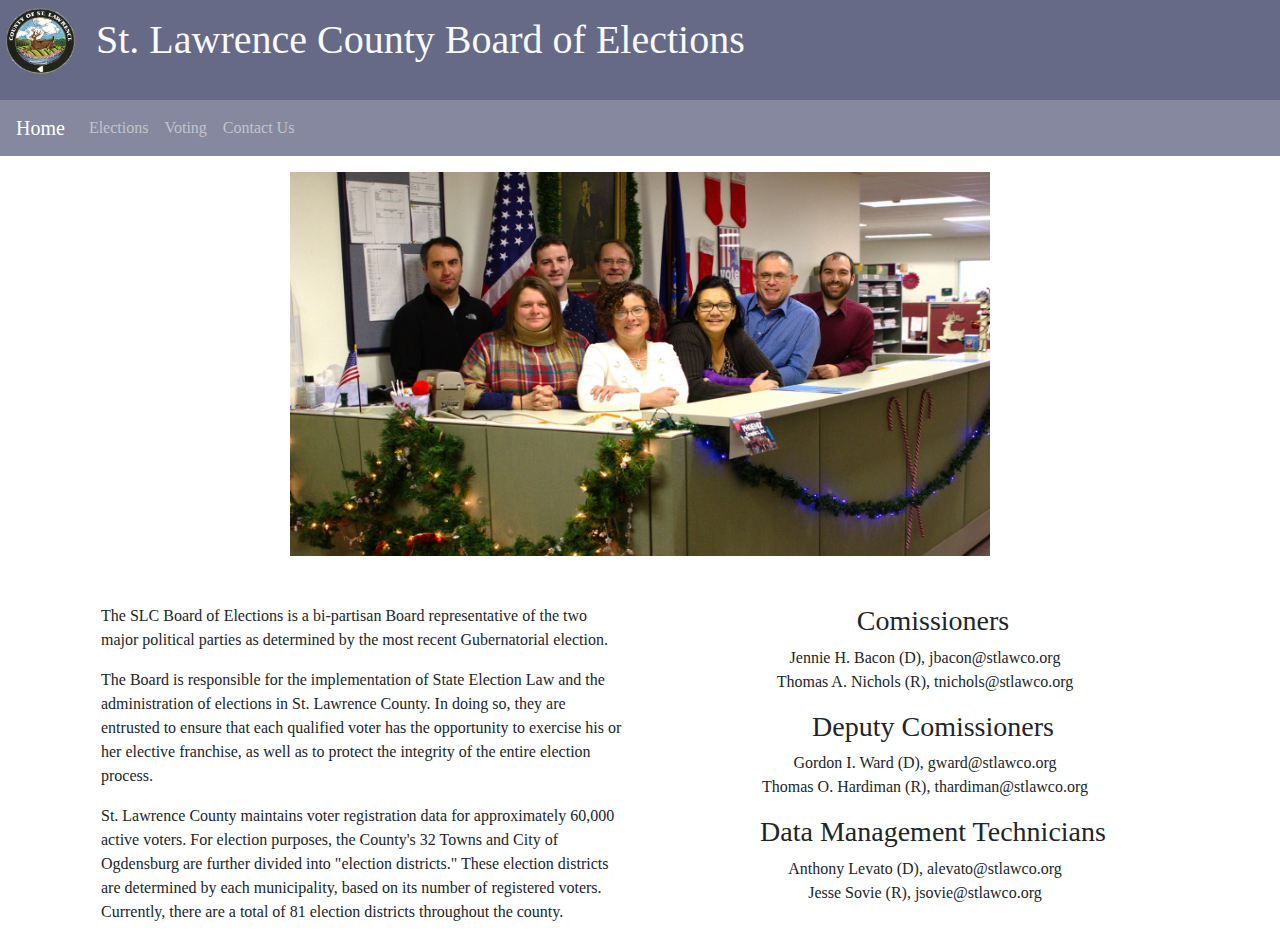
<file: index.html>
<!DOCTYPE html>
<html lang="en" dir="ltr">

<head>
    <meta charset="utf-8">

    <link rel="icon" type="image/png" href="seal.png">
    <title>St. Lawrence County Board of Elections</title>
    <link rel="stylesheet" href="https://stackpath.bootstrapcdn.com/bootstrap/4.4.1/css/bootstrap.min.css"
        integrity="sha384-Vkoo8x4CGsO3+Hhxv8T/Q5PaXtkKtu6ug5TOeNV6gBiFeWPGFN9MuhOf23Q9Ifjh" crossorigin="anonymous">
    <link rel="stylesheet" href="custom.css">
</head>

<body>
    <header class="BLUE HEADING">
        <div class="container-fluid">
            <div class="row">
                <img class="p-1" src="seal.png" width="80" height="80">
                <h1 class="text-light m-3">St. Lawrence County Board of Elections</h1>
            </div>
        </div>



    </header>
    <div class="navbar navbar-expand navbar-dark BLUE" style="font-family:georgia">
        <a href="index.html" class="navbar-brand">Home</a>
        <nav class="navbar-nav">
            <a href="elections.html" class="nav-item nav-link">Elections</a>
            <a href="eligiblity.html" class="nav-item nav-link">Voting</a>
            <a href="contactus.html" class="nav-item nav-link">Contact Us</a>
        </nav>
    </div>
    <div>
        <div class="text-center">
            <img class="pt-3 mb-5" src="board.png" width="700" height="400">
        </div>
        <div class="container">
            <div class="row">
                <div class="col-sm">
                    <p class="pl-3">The SLC Board of Elections is a bi-partisan Board representative of the two major
                        political
                        parties
                        as
                        determined by the most recent Gubernatorial election.
                    </p>
                    <p class="pl-3">The Board is responsible for the implementation of State Election Law and the
                        administration
                        of
                        elections in
                        St. Lawrence County. In doing so, they are entrusted to ensure that each qualified voter has the
                        opportunity
                        to
                        exercise his or her elective franchise, as well as to protect the integrity of the entire
                        election process.
                    </p>
                    <p class="pl-3">St. Lawrence County maintains voter registration data for approximately 60,000
                        active voters.
                        For election purposes, the County's 32 Towns and City of Ogdensburg are further divided into
                        "election
                        districts."
                        These election districts are determined by each municipality, based on its number of registered
                        voters.
                        Currently, there are a total of 81 election districts throughout the county.</p>
                </div>
                <div class="col-sm">
                    <div class="text-center">


                        <div class="text-center">
                            <h3 class="pl-3">Comissioners</h3>
                            <p>Jennie H. Bacon (D), jbacon@stlawco.org <br>
                                Thomas A. Nichols (R), tnichols@stlawco.org<p>
                                    <h3 class="pl-3">Deputy Comissioners</h3>
                                    <p>Gordon I. Ward (D), gward@stlawco.org <br>
                                        Thomas O. Hardiman (R), thardiman@stlawco.org</p>
                                    <h3 class="pl-3">Data Management Technicians</h3>
                                    <p>Anthony Levato (D), alevato@stlawco.org <br>
                                        Jesse Sovie (R), jsovie@stlawco.org</p>
                        </div>
                    </div>
                </div>

            </div>
        </div>




    </div>

</body>

</html>
</file>
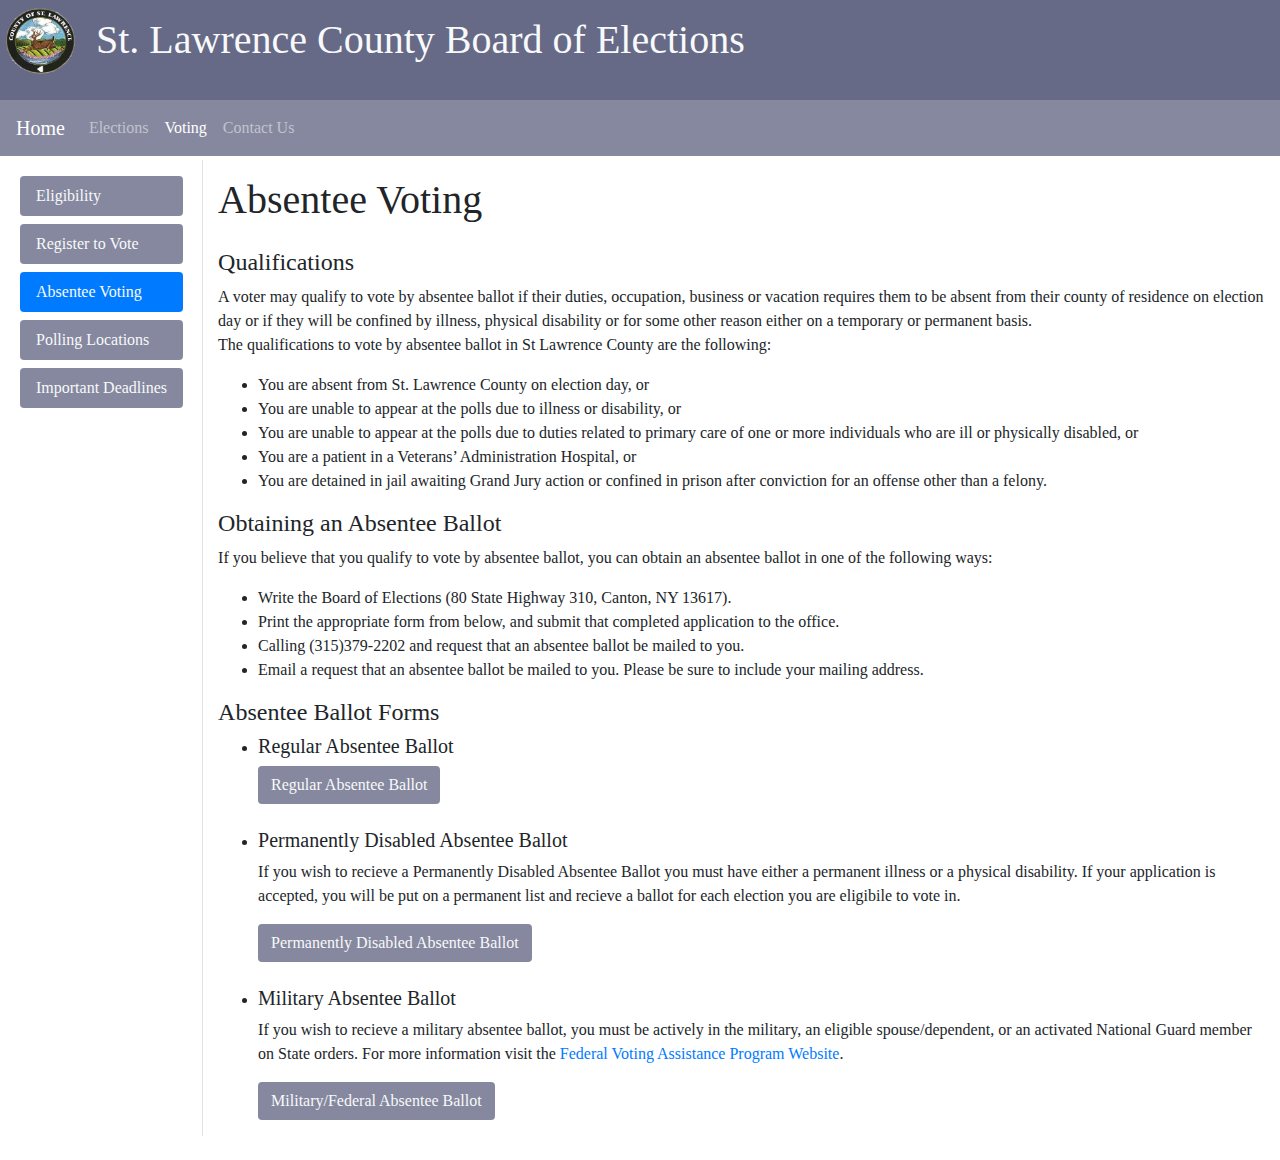
<file: absentee.html>
<!DOCTYPE html>
<html lang="en" dir="ltr">

<head>
    <meta charset="utf-8">

    <link rel="icon" type="image/png" href="seal.png">
    <title>Voting</title>
    <link rel="stylesheet" href="https://stackpath.bootstrapcdn.com/bootstrap/4.4.1/css/bootstrap.min.css"
        integrity="sha384-Vkoo8x4CGsO3+Hhxv8T/Q5PaXtkKtu6ug5TOeNV6gBiFeWPGFN9MuhOf23Q9Ifjh" crossorigin="anonymous">
    <link rel="stylesheet" href="custom.css">
</head>

<body>
    <header class="BLUE HEADING">
        <div class="container-fluid">
            <div class="row">
                <img class="p-1" src="seal.png" width="80" height="80">
                <h1 class="text-light m-3">St. Lawrence County Board of Elections</h1>
            </div>
        </div>

    </header>
    <div class="navbar navbar-expand navbar-dark BLUE">
        <a href="index.html" class="navbar-brand">Home</a>
        <nav class="navbar-nav">
            <a href="elections.html" class="nav-item nav-link">Elections</a>
            <a href="eligiblity.html" class="nav-item nav-link active">Voting</a>
            <a href="contactus.html" class="nav-item nav-link">Contact Us</a>
        </nav>
    </div>
    <div class="container-fluid">
        <div class="row pl-3">
            <nav class="pt-3 col-auto nav nav-pills flex-column">
                <a href="eligiblity.html" class="nav-item nav-link BLUE text-light m-1">Eligibility</a>
                <a href="registration.html" class="nav-item nav-link BLUE text-light m-1">Register to Vote</a>
                <a href="absentee.html" class="nav-item nav-link active BLUE text-light m-1">Absentee Voting</a>
                <a href="https://voterlookup.elections.ny.gov/" class="nav-item nav-link BLUE text-light m-1">Polling
                    Locations</a>
                <a href="deadlines.html" class="nav-item nav-link BLUE text-light m-1">Important Deadlines</a>
            </nav>
            <main class="col pt-3 mt-1 border-left mb-4">
                <h1 class="mb-4">Absentee Voting</h1>
                <h4>Qualifications</h4>
                <p>A voter may qualify to vote by absentee ballot if their duties,
                    occupation, business or vacation requires them to be absent from their county of
                    residence on election day or if they will be confined by illness, physical disability or for some
                    other reason
                    either on a temporary or permanent basis. <br>
                    The qualifications to vote by absentee ballot in St Lawrence County are the following:
                </p>
                <ul>
                    <li>You are absent from St. Lawrence County on election day, or</li>
                    <li>You are unable to appear at the polls due to illness or disability, or</li>
                    <li>You are unable to appear at the polls due to duties related to primary care of one or more
                        individuals who are ill or physically disabled, or</li>
                    <li>You are a patient in a Veterans’ Administration Hospital, or</li>
                    <li>You are detained in jail awaiting Grand Jury action or confined in prison after conviction for
                        an offense other than a felony. </li>
                </ul>
                <h4>Obtaining an Absentee Ballot</h4>
                <p>If you believe that you qualify to vote by absentee ballot, you can obtain an absentee ballot in one
                    of the following ways:</p>
                <ul>
                    <li>Write the Board of Elections (80 State Highway 310, Canton, NY 13617).</li>
                    <li>Print the appropriate form from below, and submit that completed application to the office.</li>
                    <li>Calling (315)379-2202 and request that an absentee ballot be mailed to you.</li>
                    <li>Email a request that an absentee ballot be mailed to you. Please be sure to include your mailing
                        address. </li>
                </ul>
                <h4>Absentee Ballot Forms</h4>
                <ul>
                    <li>
                        <h5 class="mt-2">Regular Absentee Ballot </h5>
                        <a class="btn BLUE text-light"
                            href="https://www.stlawco.org/data/files/departments/BoardofElections/AbsenteeBallot2015%20larger%20signature%20spot.pdf"
                            role="button">Regular Absentee Ballot</a>
                    </li>
                    <li>
                        <h5 class="mt-4">Permanently Disabled Absentee Ballot </h5>
                        <p>
                            If you wish to recieve a Permanently Disabled Absentee Ballot you must have either a
                            permanent illness or a physical disability. If your application
                            is accepted, you will be put on a permanent list and recieve a ballot for each election you
                            are eligibile to vote in.
                        </p>
                        <a class="btn BLUE text-light"
                            href="https://www.stlawco.org/data/files/departments/BoardofElections/AbsenteeBallot2015%20larger%20signature%20spot.pdf"
                            role="button">Permanently Disabled Absentee Ballot</a>
                    </li>

                    <li>
                        <h5 class="mt-4">Military Absentee Ballot</h5>
                        <p>If you wish to recieve a military absentee ballot, you must be actively in the military, an
                            eligible spouse/dependent, or
                            an activated National Guard member on State orders. For more information visit the
                            <a href="https://www.fvap.gov/">Federal Voting Assistance Program Website</a>.
                        </p>
                        <a class="btn BLUE text-light"
                            href="https://www.stlawco.org/data/files/departments/BoardofElections/fpca.pdf"
                            role="button">Military/Federal Absentee Ballot</a>
                    </li>
                </ul>

            </main>

        </div>
    </div>


</body>

</html>
</file>
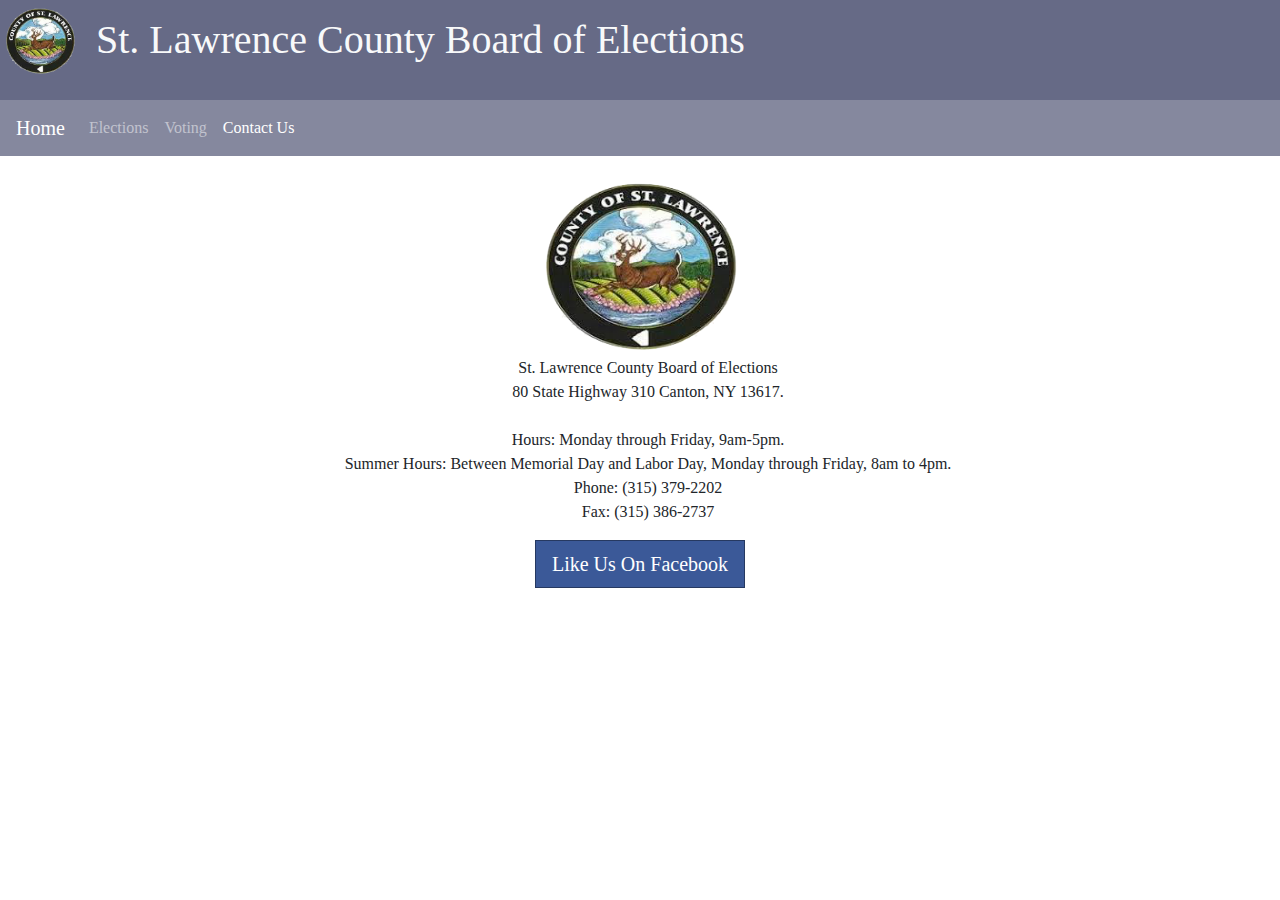
<file: contactus.html>
<!DOCTYPE html>
<html lang="en" dir="ltr">

<head>
    <meta charset="utf-8">

    <link rel="icon" type="image/png" href="seal.png">
    <title>Contact Us</title>
    <link rel="stylesheet" href="https://stackpath.bootstrapcdn.com/bootstrap/4.4.1/css/bootstrap.min.css"
        integrity="sha384-Vkoo8x4CGsO3+Hhxv8T/Q5PaXtkKtu6ug5TOeNV6gBiFeWPGFN9MuhOf23Q9Ifjh" crossorigin="anonymous">
    <link rel="stylesheet" href="custom.css">
</head>

<body>
    <header class="BLUE HEADING">
        <div class="container-fluid">
            <div class="row">
                <img class="p-1" src="seal.png" width="80" height="80">
                <h1 class="text-light m-3">St. Lawrence County Board of Elections</h1>
            </div>
        </div>



    </header>
    <div class="navbar navbar-expand navbar-dark BLUE">
        <a href="index.html" class="navbar-brand">Home</a>
        <nav class="navbar-nav">
            <a href="elections.html" class="nav-item nav-link">Elections</a>
            <a href="eligiblity.html" class="nav-item nav-link">Voting</a>
            <a href="contactus.html" class="nav-item active nav-link ">Contact Us</a>

        </nav>
    </div>
    <div class="text-center">
        <img class="text-center pt-3" src="seal.png" width="200" height="200">
        <p class="pl-3">
            St. Lawrence County Board of Elections <br>
            80 State Highway 310 Canton, NY 13617. <br /> <br>
            Hours: Monday through Friday, 9am-5pm. <br>
            Summer Hours: Between Memorial Day and Labor Day, Monday through Friday, 8am to 4pm. <br />
            Phone: (315) 379-2202 <br />
            Fax: (315) 386-2737
        </p>
        <a href="https://www.facebook.com/SLCBoardOfElections/" title="Facebook" class="btn btn-facebook btn-lg"><i
                class="fa fa-facebook fa-fw"></i> Like Us On Facebook</a>
    </div>


</body>

</html>
</file>
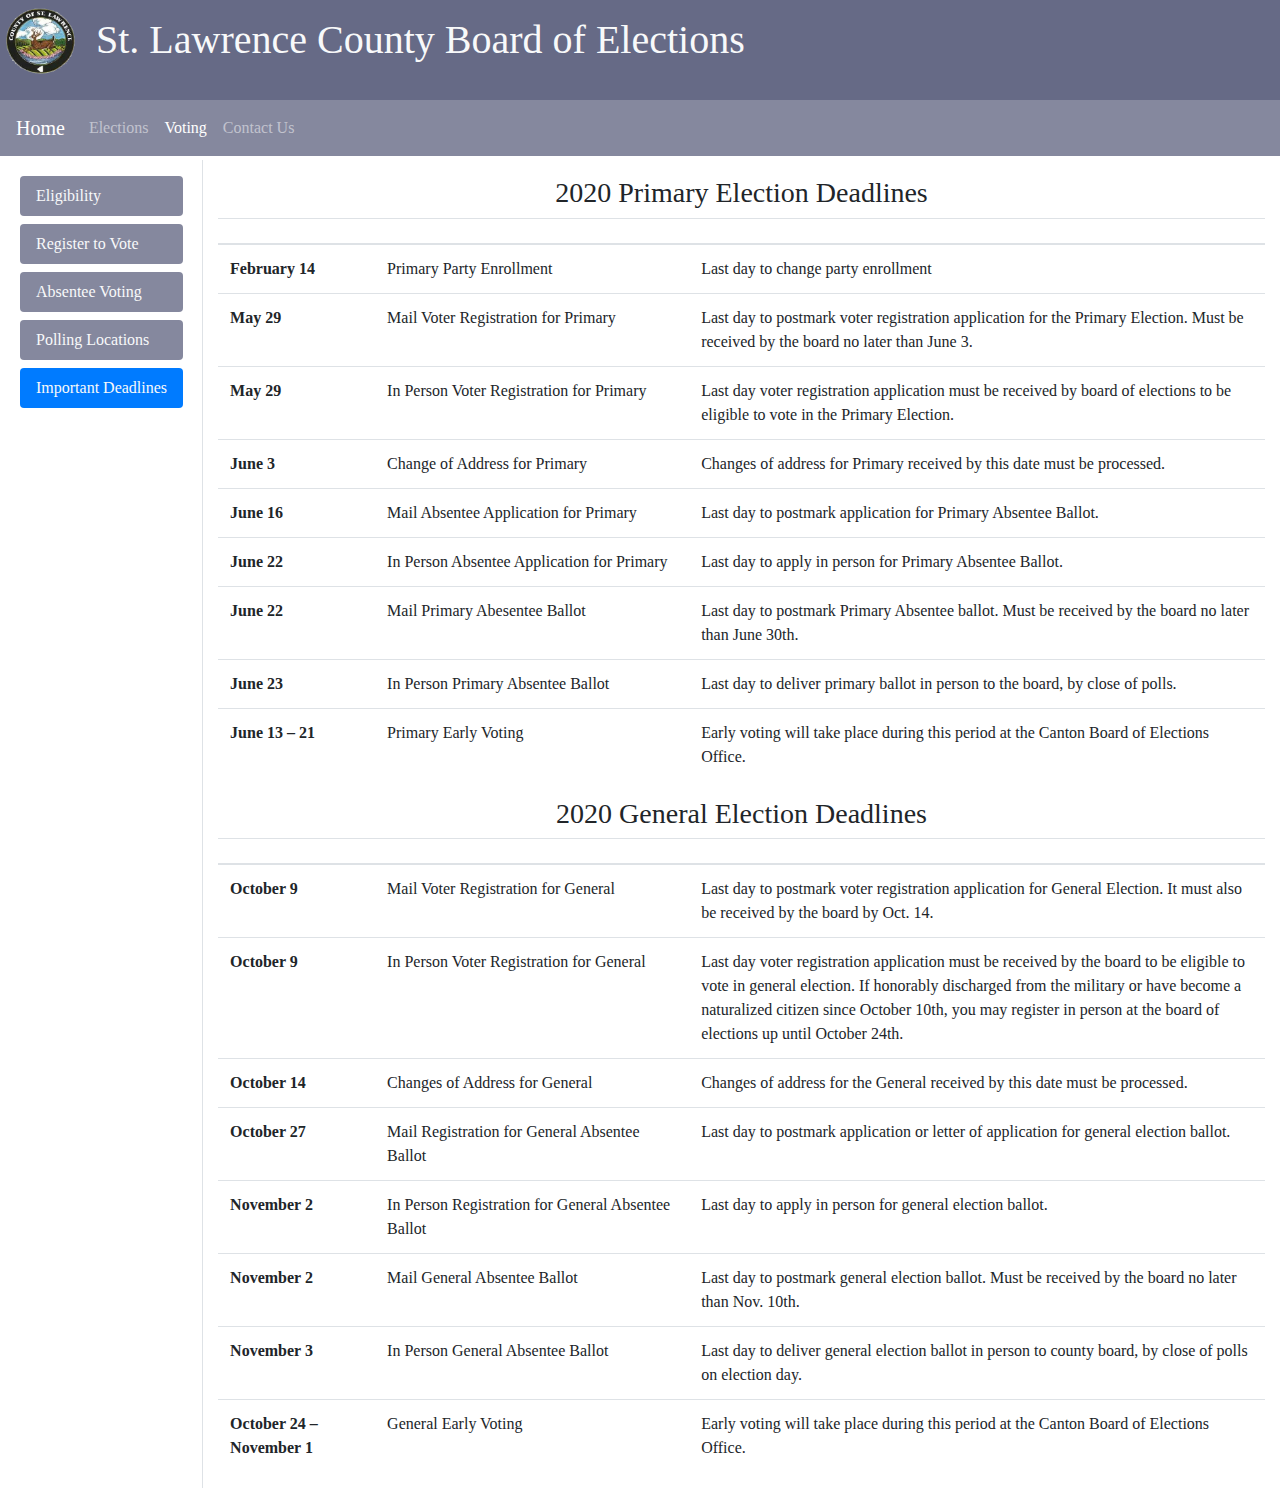
<file: deadlines.html>
<!DOCTYPE html>
<html lang="en" dir="ltr">

<head>
    <meta charset="utf-8">

    <link rel="icon" type="image/png" href="seal.png">
    <title>Voting</title>
    <link rel="stylesheet" href="https://stackpath.bootstrapcdn.com/bootstrap/4.4.1/css/bootstrap.min.css"
        integrity="sha384-Vkoo8x4CGsO3+Hhxv8T/Q5PaXtkKtu6ug5TOeNV6gBiFeWPGFN9MuhOf23Q9Ifjh" crossorigin="anonymous">
    <link rel="stylesheet" href="custom.css">
</head>

<body>
    <header class="BLUE HEADING">
        <div class="container-fluid">
            <div class="row">
                <img class="p-1" src="seal.png" width="80" height="80">
                <h1 class="text-light m-3">St. Lawrence County Board of Elections</h1>
            </div>
        </div>

    </header>
    <div class="navbar navbar-expand navbar-dark BLUE">
        <a href="index.html" class="navbar-brand">Home</a>
        <nav class="navbar-nav">
            <a href="elections.html" class="nav-item nav-link">Elections</a>
            <a href="eligiblity.html" class="nav-item nav-link active">Voting</a>
            <a href="contactus.html" class="nav-item nav-link">Contact Us</a>
        </nav>
    </div>
    <div class="container-fluid">
        <div class="row pl-3">
            <nav class="pt-3 col-auto nav nav-pills flex-column">
                <a href="eligiblity.html" class="nav-item nav-link BLUE text-light m-1">Eligibility</a>
                <a href="registration.html" class="nav-item nav-link BLUE text-light m-1">Register to Vote</a>
                <a href="absentee.html" class="nav-item nav-link BLUE text-light m-1">Absentee Voting</a>
                <a href="https://voterlookup.elections.ny.gov/" class="nav-item nav-link BLUE text-light m-1">Polling
                    Locations</a>
                <a href="deadlines.html" class="nav-item nav-link active BLUE text-light m-1">Important Deadlines</a>
            </nav>
            <main class="col pt-3 mt-1 border-left mb-4">
                <h3 class="text-center">2020 Primary Election Deadlines</h3>
                <table class="table" style="font-family: georgia">
                    <thead class="">
                        <tr>
                            <th style="width: 15%" scope="col"></th>
                            <th scope="col" style="width: 30%"></th>
                            <th scope="col"></th>
                        </tr>
                    </thead>

                    <tbody>
                        <tr>
                            <th scope="row">February 14</th>
                            <td> Primary Party Enrollment</td>
                            <td> Last day to change party enrollment</td>
                        </tr>
                        <tr>
                            <th scope="row">May 29</th>
                            <td> Mail Voter Registration for Primary</td>
                            <td> Last day to postmark voter registration application for the Primary Election. Must be
                                received by the board
                                no later than June
                                3.</td>
                        </tr>
                        <tr>
                            <th scope="row">May 29</th>
                            <td>In Person Voter Registration for Primary</td>
                            <td> Last day voter registration application must be received by board of elections to be
                                eligible to vote in
                                the Primary Election.
                            </td>
                        </tr>
                        <tr>
                            <th scope="row">June 3</th>
                            <td>Change of Address for Primary </td>
                            <td> Changes of address for Primary received by this date must be processed.</td>
                        </tr>
                        <tr>
                            <th scope="row">June 16</th>
                            <td>Mail Absentee Application for Primary </td>
                            <td> Last day to postmark application for Primary Absentee Ballot.</td>
                        </tr>
                        <tr>
                            <th scope="row">June 22</th>
                            <td>In Person Absentee Application for Primary </td>
                            <td> Last day to apply in person for Primary Absentee Ballot.</td>
                        </tr>
                        <tr>
                            <th scope="row">June 22</th>
                            <td>Mail Primary Abesentee Ballot </td>
                            <td> Last day to postmark Primary Absentee ballot. Must be received by the board no later
                                than June 30th.</td>
                        </tr>
                        <tr>
                            <th scope="row">June 23</th>
                            <td>In Person Primary Absentee Ballot </td>
                            <td> Last day to deliver primary ballot in person to the board, by close of polls. </td>
                        </tr>
                        <tr>
                            <th scope="row">June 13 – 21</th>
                            <td> Primary Early Voting </td>
                            <td> Early voting will take place during this period at the Canton Board of Elections
                                Office.
                            </td>
                        </tr>

                    </tbody>
                </table>
                <h3 class="text-center">2020 General Election Deadlines</h3>
                <table class="table" style="font-family: georgia">
                    <thead class="">
                        <tr>
                            <th style="width: 15%" scope="col"></th>
                            <th scope="col" style="width: 30%"></th>
                            <th scope="col"></th>
                        </tr>
                    </thead>

                    <tbody>



                        <tr>
                            <th scope="row">October 9</th>
                            <td>Mail Voter Registration for General </td>
                            <td> Last day to postmark voter registration application for General Election. It must also
                                be received by the
                                board by Oct. 14. </td>

                        </tr>
                        <tr>
                            <th scope="row">October 9</th>
                            <td>In Person Voter Registration for General </td>
                            <td> Last day voter registration application
                                must be received by the board to be eligible to
                                vote in general election. If honorably discharged from
                                the military or have become a naturalized citizen since
                                October 10th, you may register in person at the board
                                of elections up until October 24th. </td>

                        </tr>
                        <tr>
                            <th scope="row">October 14</th>
                            <td>Changes of Address for General </td>
                            <td> Changes of address for the General received by this
                                date must be processed.</td>

                        </tr>
                        <tr>
                            <th scope="row">October 27</th>
                            <td> Mail Registration for General Absentee Ballot </td>
                            <td> Last day to postmark application or letter of application
                                for general election ballot.</td>

                        </tr>
                        <tr>
                            <th scope="row">November 2</th>
                            <td> In Person Registration for General Absentee Ballot </td>
                            <td> Last day to apply in person
                                for general election ballot.</td>

                        </tr>

                        <tr>
                            <th scope="row">November 2</th>
                            <td> Mail General Absentee Ballot </td>
                            <td> Last day to postmark general election ballot. Must be
                                received by the board no later than Nov. 10th.</td>

                        </tr>

                        <tr>
                            <th scope="row">November 3</th>
                            <td> In Person General Absentee Ballot </td>
                            <td>Last day to deliver general election ballot in person to
                                county board, by close of polls on election day.</td>

                        </tr>
                        <tr>
                            <th scope="row">October 24 – November 1</th>
                            <td> General Early Voting </td>
                            <td> Early voting will take place during this period at the Canton Board of Elections
                                Office.
                            </td>
                        </tr>
                    </tbody>
                </table>



            </main>

        </div>
    </div>


</body>

</html>
</file>
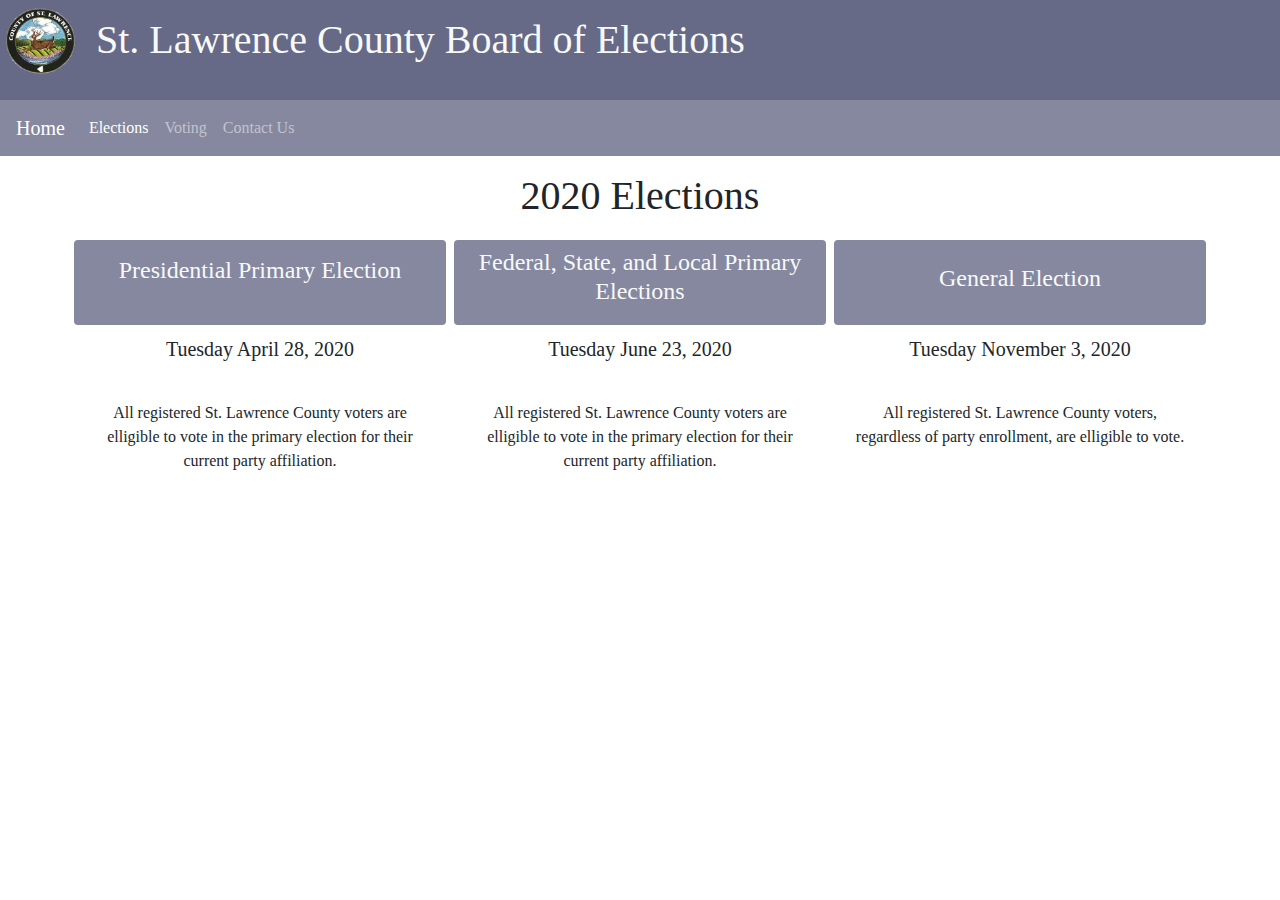
<file: elections.html>
<!DOCTYPE html>
<html lang="en" dir="ltr">

<head>
    <meta charset="utf-8">

    <link rel="icon" type="image/png" href="seal.png">
    <title>Contact Us</title>
    <link rel="stylesheet" href="https://stackpath.bootstrapcdn.com/bootstrap/4.4.1/css/bootstrap.min.css"
        integrity="sha384-Vkoo8x4CGsO3+Hhxv8T/Q5PaXtkKtu6ug5TOeNV6gBiFeWPGFN9MuhOf23Q9Ifjh" crossorigin="anonymous">
    <link rel="stylesheet" href="custom.css">
</head>

<body>
    <header class="BLUE HEADING">
        <div class="container-fluid">
            <div class="row">
                <img class="p-1" src="seal.png" width="80" height="80">
                <h1 class="text-light m-3">St. Lawrence County Board of Elections</h1>
            </div>
        </div>



    </header>
    <div class="navbar navbar-expand navbar-dark BLUE">
        <a href="index.html" class="navbar-brand">Home</a>
        <nav class="navbar-nav">
            <a href="elections.html" class="nav-item active nav-link">Elections</a>
            <a href="eligiblity.html" class="nav-item nav-link">Voting</a>
            <a href="contactus.html" class="nav-item  nav-link ">Contact Us</a>

        </nav>
    </div>
    <h1 class="text-center m-3">2020 Elections</h1>
    <div class="container">
        <div class="row">
            <div class="col-sm rounded m-1 text-center text-light pt-3" style="background-color: #85889e;">
                <h4>Presidential Primary Election</h4>


            </div>
            <div class="col-sm rounded m-1 pt-2 text-center text-light" style="background-color: #85889e;">
                <h4>Federal, State, and Local Primary Elections</h4>



            </div>
            <div class="col-sm rounded m-1 text-center text-light pt-4" style="background-color: #85889e;">
                <h4>General Election</h4>
                <br>

            </div>
            <div class="w-100"></div>
            <div class="col rounded m-2 text-center ">
                <h5>Tuesday April 28, 2020</h5>
            </div>
            <div class="col rounded m-2 text-center">
                <h5>Tuesday June 23, 2020</h5>
            </div>
            <div class="col rounded m-2 text-center">
                <h5>Tuesday November 3, 2020</h5>
            </div>
            <div class="w-100"></div>
            <div class="col pt-3 rounded m-2 text-center">
                <p>All registered St. Lawrence County voters are elligible to vote in the primary election for their
                    current party affiliation.</p>
            </div>
            <div class="col pt-3 rounded m-2 text-center">
                <p>All registered St. Lawrence County voters are elligible to vote in the primary election for their
                    current party affiliation.</p>
            </div>
            <div class="col pt-3 rounded m-2 text-center">
                <p>All registered St. Lawrence County voters, regardless of party enrollment,
                    are elligible to vote. </p>
            </div>

        </div>

    </div>




</body>

</html>
</file>
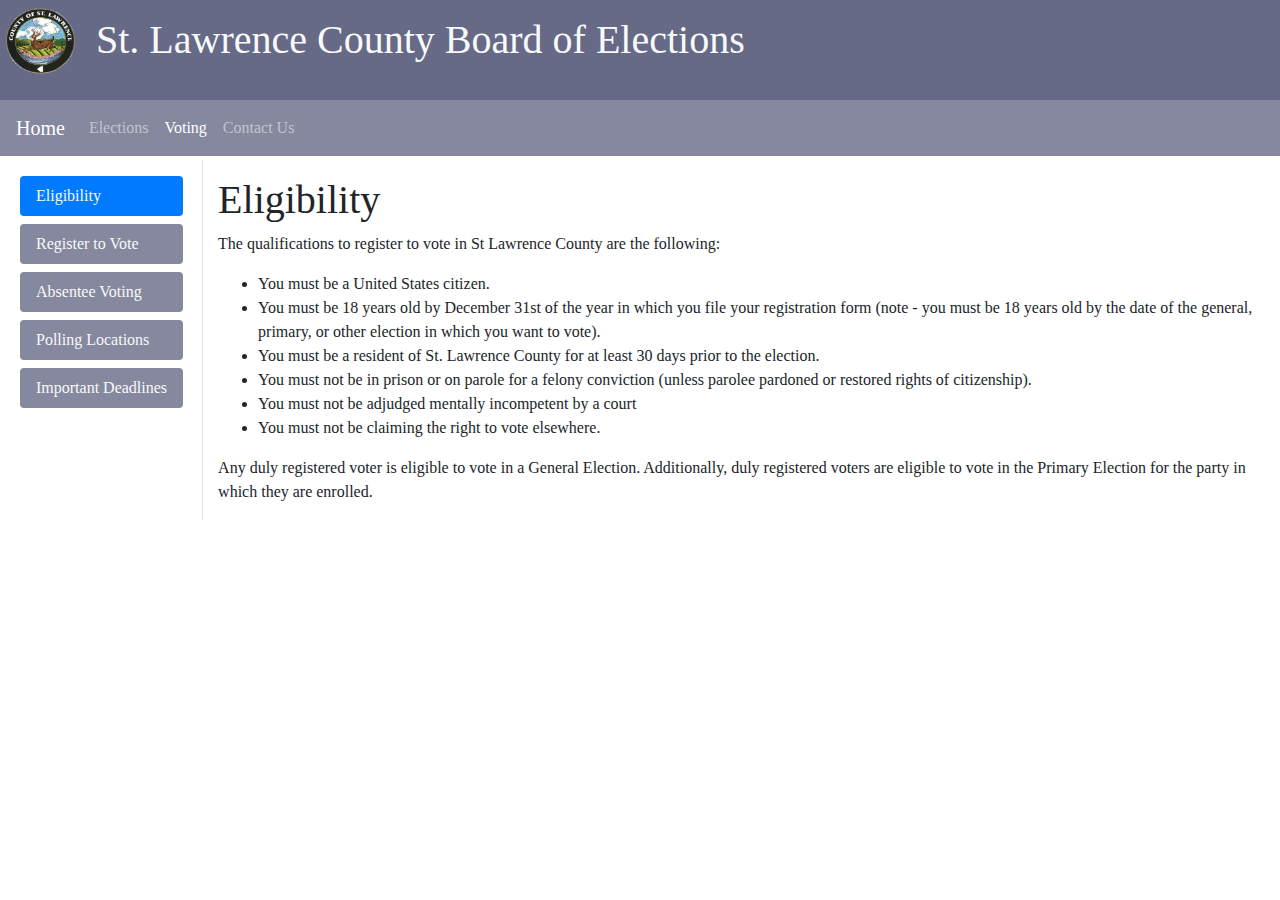
<file: eligiblity.html>
<!DOCTYPE html>
<html lang="en" dir="ltr">

<head>
    <meta charset="utf-8">

    <link rel="icon" type="image/png" href="seal.png">
    <title>Voting</title>
    <link rel="stylesheet" href="https://stackpath.bootstrapcdn.com/bootstrap/4.4.1/css/bootstrap.min.css"
        integrity="sha384-Vkoo8x4CGsO3+Hhxv8T/Q5PaXtkKtu6ug5TOeNV6gBiFeWPGFN9MuhOf23Q9Ifjh" crossorigin="anonymous">
    <link rel="stylesheet" href="custom.css">
</head>

<body>
    <header class="BLUE HEADING">
        <div class="container-fluid">
            <div class="row">
                <img class="p-1" src="seal.png" width="80" height="80">
                <h1 class="text-light m-3">St. Lawrence County Board of Elections</h1>
            </div>
        </div>



    </header>
    <div class="navbar navbar-expand navbar-dark BLUE">
        <a href="index.html" class="navbar-brand">Home</a>
        <nav class="navbar-nav">
            <a href="elections.html" class="nav-item nav-link">Elections</a>
            <a href="eligiblity.html" class="nav-item nav-link active">Voting</a>
            <a href="contactus.html" class="nav-item nav-link">Contact Us</a>
        </nav>
    </div>
    <div class="container-fluid">
        <div class="row pl-3">
            <nav class="pt-3 col-auto nav nav-pills flex-column">
                <a href="eligiblity.html" class="nav-item nav-link active BLUE text-light m-1">Eligibility</a>
                <a href="registration.html" class="nav-item nav-link BLUE text-light m-1">Register to Vote</a>
                <a href="absentee.html" class="nav-item nav-link BLUE text-light m-1">Absentee Voting</a>
                <a href="https://voterlookup.elections.ny.gov/" class="nav-item nav-link BLUE text-light m-1">Polling
                    Locations</a>
                <a href="deadlines.html" class="nav-item nav-link BLUE text-light m-1">Important Deadlines</a>
            </nav>
            <main class="col pt-3 mt-1 border-left">
                <h1>Eligibility</h1>
                <p>The qualifications to register to vote in St Lawrence County are the following:
                    <ul>
                        <li>You must be a United States citizen.</li>
                        <li>You must be 18 years old by December 31st of the year in which you file your registration
                            form (note - you must be 18 years old by the date of the general, primary, or other election
                            in which you want to vote).</li>
                        <li>You must be a resident of St. Lawrence County for at least 30 days prior to the election.
                        </li>
                        <li>You must not be in prison or on parole for a felony conviction (unless parolee pardoned or
                            restored rights of citizenship).</li>
                        <li>You must not be adjudged mentally incompetent by a court</li>
                        <li>You must not be claiming the right to vote elsewhere.</li>

                    </ul>
                </p>
                <p>Any duly registered voter is eligible to vote in a General Election. Additionally, duly registered
                    voters are eligible
                    to vote in the Primary Election for the party in which they are enrolled.</p>

            </main>

        </div>
    </div>


</body>

</html>
</file>
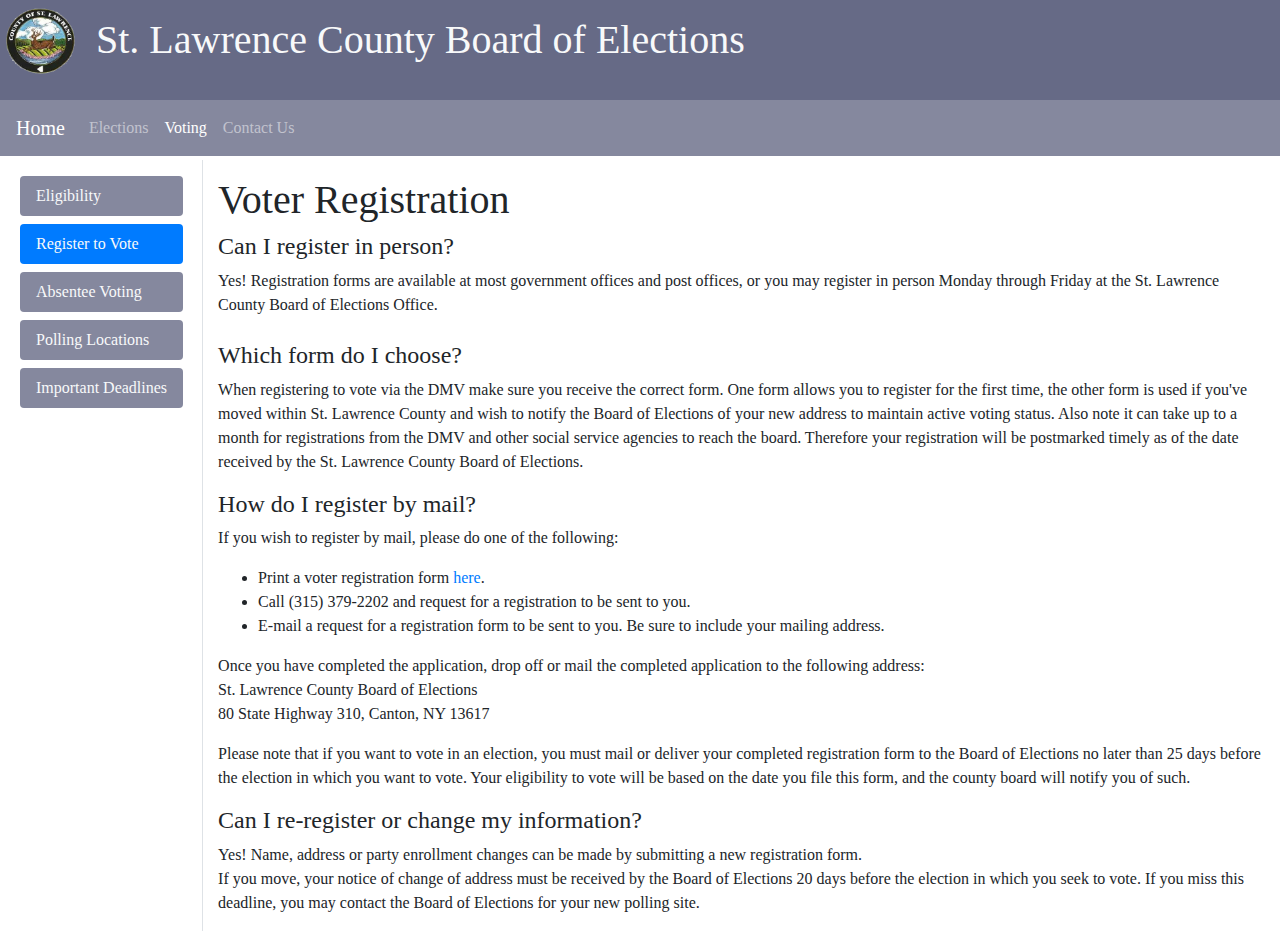
<file: registration.html>
<!DOCTYPE html>
<html lang="en" dir="ltr">

<head>
    <meta charset="utf-8">

    <link rel="icon" type="image/png" href="seal.png">
    <title>Voting</title>
    <link rel="stylesheet" href="https://stackpath.bootstrapcdn.com/bootstrap/4.4.1/css/bootstrap.min.css"
        integrity="sha384-Vkoo8x4CGsO3+Hhxv8T/Q5PaXtkKtu6ug5TOeNV6gBiFeWPGFN9MuhOf23Q9Ifjh" crossorigin="anonymous">
    <link rel="stylesheet" href="custom.css">
</head>

<body>
    <header class="BLUE HEADING">
        <div class="container-fluid">
            <div class="row">
                <img class="p-1" src="seal.png" width="80" height="80">
                <h1 class="text-light m-3">St. Lawrence County Board of Elections</h1>
            </div>
        </div>



    </header>
    <div class="navbar navbar-expand navbar-dark BLUE">
        <a href="index.html" class="navbar-brand">Home</a>
        <nav class="navbar-nav">
            <a href="elections.html" class="nav-item nav-link">Elections</a>
            <a href="eligiblity.html" class="nav-item nav-link active">Voting</a>
            <a href="contactus.html" class="nav-item nav-link">Contact Us</a>

        </nav>
    </div>
    <div class="container-fluid">
        <div class="row pl-3">
            <nav class="pt-3 col-auto nav nav-pills flex-column">
                <a href="eligiblity.html" class="nav-item nav-link BLUE text-light m-1">Eligibility</a>
                <a href="registration.html" class="nav-item nav-link active BLUE text-light m-1">Register to Vote</a>
                <a href="absentee.html" class="nav-item nav-link BLUE text-light m-1">Absentee Voting</a>
                <a href="https://voterlookup.elections.ny.gov/" class="nav-item nav-link BLUE text-light m-1">Polling
                    Locations</a>
                <a href="deadlines.html" class="nav-item nav-link BLUE text-light m-1">Important Deadlines</a>


            </nav>
            <main class="col pt-3 mt-1 border-left">
                <h1 class="">Voter Registration</h1>
                <h4>Can I register in person?</h4>
                <p>
                    Yes! Registration forms are available at most government offices and post offices,
                    or you may register in person Monday through Friday at the St. Lawrence County Board of
                    Elections Office.
                </p>

                <h4 class="pt-2">Which form do I choose?</h4>
                <p>
                    When registering to vote via the DMV make sure you receive the correct form.
                    One form allows you to register for the first time, the other form is used if you've moved within
                    St. Lawrence County and wish to notify the Board of Elections of your new address to maintain active
                    voting status.
                    Also note it can take up to a month for registrations from the DMV and other social service agencies
                    to reach the board.
                    Therefore your registration will be postmarked timely as of the date received by the St. Lawrence
                    County Board of Elections.
                </p>
                <h4>How do I register by mail?</h4>
                <p> If you wish to register by mail, please do one of the following:
                    <ul>
                        <li>Print a voter registration form <a
                                href="https://www.stlawco.org/data/files/departments/BoardofElections/Registration_2019.pdf">here</a>.
                        </li>
                        <li>Call (315) 379-2202 and request for a registration to be sent to you.</li>
                        <li>E-mail a request for a registration form to be sent to you. Be sure to include your mailing
                            address.</li>
                    </ul>
                </p>
                <p>
                    Once you have completed the application, drop off or mail the completed application to the following
                    address: <br>
                    St. Lawrence County Board of Elections <br>
                    80 State Highway 310, Canton, NY 13617
                </p>
                <p>
                    Please note that if you want to vote in an election, you must mail or deliver your completed
                    registration
                    form to the Board of Elections no later than 25 days before the election in which you want to vote.
                    Your eligibility to vote will be based on the date you file this form, and the county board will
                    notify you of such.
                </p>
                <h4>Can I re-register or change my information?</h4>
                <p>
                    Yes! Name, address or party enrollment changes can be made by submitting a new registration form.
                    <br>
                    If you move, your notice of change of address must be received by the Board of Elections 20 days
                    before the election in which you seek to vote.
                    If you miss this deadline, you may contact the Board of Elections for your new polling site.
                </p>


            </main>

        </div>
    </div>


</body>

</html>
</file>
<file: custom.css>
.BLUE {
    background-color: #85889e;
  }
  
  
  .HEADING {
    background-color: #666A86;
    height: 100px;
    width: 100%;
    font-family: 'Lato';
  }

h1, h2, h3, h4, h5, h6, a, p, li {
    font-family: georgia
}

.btn-facebook {
    background: #3B5998;
    border-radius: 0;
    color: #fff;
    border-width: 1px;
    border-style: solid;
    border-color: #263961; 
  }
  .btn-facebook:link, .btn-facebook:visited {
    color: #fff;
  }
  .btn-facebook:active, .btn-facebook:hover {
    background: #263961;
    color: #fff;
  }
</file>
